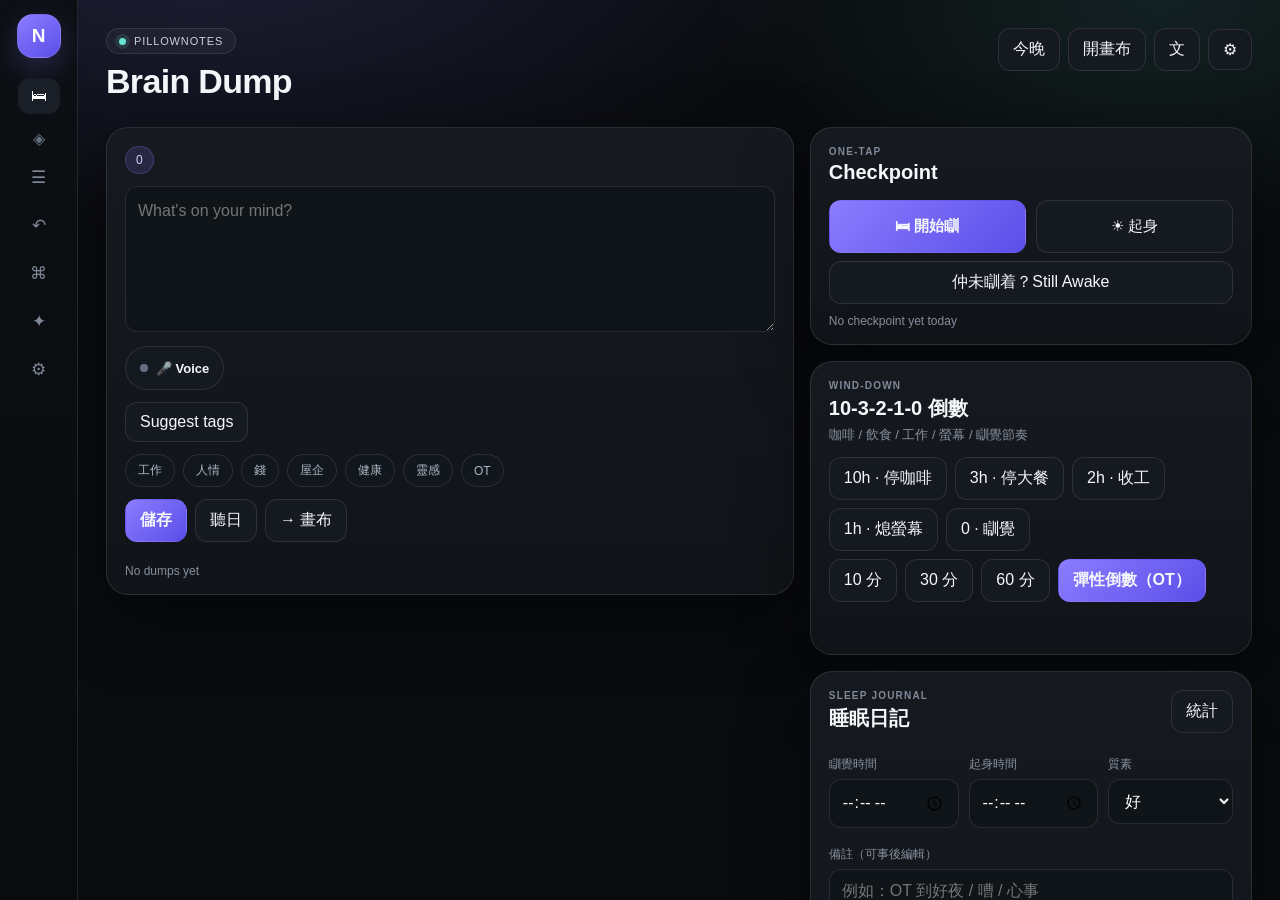
<file: index.html>
<!doctype html>
<html lang="zh-Hant">
<head>
  <meta charset="utf-8">
  <meta name="viewport" content="width=device-width,initial-scale=1,viewport-fit=cover,user-scalable=no,maximum-scale=1">
  <meta name="theme-color" content="#0b0d10">
  <meta name="apple-mobile-web-app-capable" content="yes">
  <meta name="apple-mobile-web-app-status-bar-style" content="black-translucent">
  <meta name="apple-mobile-web-app-title" content="Nexus">
  <meta name="mobile-web-app-capable" content="yes">
  <meta name="format-detection" content="telephone=no">
  <title>PillowNotes</title>
  <link rel="manifest" href="manifest.webmanifest">
  <link rel="icon" href="assets/icon.svg" type="image/svg+xml">
  <link rel="icon" href="assets/icon-192.png" type="image/png" sizes="192x192">
  <link rel="apple-touch-icon" href="assets/icon-apple-180.png" sizes="180x180">
  <link rel="stylesheet" href="styles.css">
</head>
<body>
<div id="app" class="app-shell mode-braindump mobile-first" data-mobile-tab="dump">
  <aside class="arcbar">
    <div class="arc-top">
      <button class="arc-logo" id="homeBtn" title="Brain Dump">N</button>
      <div class="mode-switcher">
        <button class="active" data-app-mode="braindump" title="Brain Dump">🛏</button>
        <button data-app-mode="canvas" title="Canvas">◈</button>
      </div>
    </div>

    <div class="arc-tools" id="canvasTools">
      <button class="tool active" data-tool="select" title="Select (V)">↖</button>
      <button class="tool" data-tool="hand" title="Hand (H)">✋</button>
      <button class="tool" data-tool="note" title="Note (N)">▤</button>
      <button class="tool" data-tool="shape" title="Card (S)">◻</button>
      <button class="tool" data-tool="text" title="Text (T)">T</button>
      <button class="tool" data-tool="connect" title="Connect (C)">↗</button>
      <button class="tool" data-tool="frame" title="Frame (F)">▣</button>
    </div>

    <div class="arc-bottom">
      <button id="layersBtn" title="Layers">☰</button>
      <button id="historyBtn" title="History">↶</button>
      <button id="commandBtn" title="Command">⌘</button>
      <button id="aiBtn" title="AI">✦</button>
      <button id="settingsBtn" title="Settings">⚙</button>
    </div>
  </aside>

  <!-- ========== BRAIN DUMP (default home) ========== -->
  <section id="brainDumpView" class="braindump-view">
    <header class="bd-topbar">
      <div class="bd-brand">
        <span class="bd-pill live"><span class="dot"></span> PillowNotes</span>
        <h1 id="bdGreeting">Brain Dump</h1>
        <p id="bdSubtitle"></p>
      </div>
      <div class="bd-top-actions">
        <button id="openTonightDesk" class="ghost-btn desktop-only" type="button">今晚</button>
        <button id="bdToCanvas" class="ghost-btn desktop-only">開畫布</button>
        <button id="bdLangQuick" class="ghost-btn icon-only" title="Language">文</button>
        <button id="bdSettingsQuick" class="ghost-btn icon-only" title="Settings">⚙</button>
      </div>
    </header>
    <button type="button" id="installPwaBtn" class="install-pwa" hidden>安裝 Nexus</button>

    <div class="bd-grid">
      <!-- Hero: Brain Dump (home first paint) -->
      <article class="bd-card bd-hero" data-m-panel="dump">
        <div class="bd-card-head">
          <span class="bd-chip" id="dumpCountChip">0 則</span>
        </div>
        <div class="dump-input-wrap">
          <textarea id="pillowDump" rows="5" placeholder="而家腦入面有咩？"></textarea>
          <div class="dump-voice-bar">
            <button type="button" class="voice-btn" id="voiceDumpBtn" aria-pressed="false" title="語音輸入">
              <span class="voice-dot" aria-hidden="true"></span>
              <span id="voiceDumpLabel">🎤 語音</span>
            </button>
            <span class="voice-status" id="voiceDumpStatus" hidden></span>
          </div>
        </div>

        <div class="dump-tag-toolbar">
          <button type="button" class="wide-btn" id="suggestDumpTags">建議標籤</button>
        </div>
        <div class="tag-row" id="worryTags">
          <button type="button" class="tag" data-tag="工作">工作</button>
          <button type="button" class="tag" data-tag="人情">人情</button>
          <button type="button" class="tag" data-tag="錢">錢</button>
          <button type="button" class="tag" data-tag="屋企">屋企</button>
          <button type="button" class="tag" data-tag="健康">健康</button>
          <button type="button" class="tag" data-tag="靈感">靈感</button>
          <button type="button" class="tag" data-tag="OT">OT</button>
        </div>
        <div class="bd-actions sticky-actions">
          <button class="primary-btn" id="savePillowDump">儲存</button>
          <button class="wide-btn" id="dumpToTomorrow">聽日</button>
          <button class="wide-btn" id="dumpToCanvas">→ 畫布</button>
        </div>
        <div class="dump-list" id="dumpList"></div>
      </article>

      <article class="bd-card tonight-card bd-span" data-m-panel="tonight" id="tonightCard">
        <div class="bd-card-head">
          <div>
            <span class="eyebrow" id="tonightEyebrow">今晚</span>
            <h2 id="tonightTitle">收工到瞓着</h2>
            <p id="tonightLead">四步，每步都可以 skip。跟住做，或者收起。</p>
          </div>
          <button type="button" class="ghost-btn" id="tonightDismiss">收起</button>
        </div>
        <ol class="tonight-steps" id="tonightSteps"></ol>
        <div class="bd-actions tonight-actions" id="tonightActions"></div>
      </article>
      <button type="button" class="tonight-restore" data-m-panel="tonight" id="tonightRestore" hidden>今晚：Dump → 放鬆 → 瞓</button>

      <!-- Right column stack -->
      <div class="bd-side">
        <!-- Checkpoints -->
        <article class="bd-card" data-m-panel="sleep">
          <div class="bd-card-head">
            <div>
              <span class="eyebrow">ONE-TAP</span>
              <h2>Checkpoint</h2>
            </div>
          </div>
          <div class="checkpoint-row">
            <button class="primary-btn big" id="bedCheckpoint">🛏 開始瞓</button>
            <button class="wide-btn big" id="wakeCheckpoint">☀ 起身</button>
          </div>
          <button class="ghost-btn full" id="stillAwakeBtn">仲未瞓着？Still Awake</button>
          <div id="checkpointStatus" class="muted-line"></div>
        </article>

        <!-- Countdown 10-3-2-1-0 -->
        <article class="bd-card" data-m-panel="wind">
          <div class="bd-card-head">
            <div>
              <span class="eyebrow">WIND-DOWN</span>
              <h2>10-3-2-1-0 倒數</h2>
              <p>咖啡 / 飲食 / 工作 / 螢幕 / 瞓覺節奏</p>
            </div>
          </div>
          <div class="countdown-btns" id="protocolBtns">
            <button class="wide-btn" data-protocol="10">10h · 停咖啡</button>
            <button class="wide-btn" data-protocol="3">3h · 停大餐</button>
            <button class="wide-btn" data-protocol="2">2h · 收工</button>
            <button class="wide-btn" data-protocol="1">1h · 熄螢幕</button>
            <button class="wide-btn" data-protocol="0">0 · 瞓覺</button>
          </div>
          <div class="countdown-btns" style="margin-top:8px">
            <button class="wide-btn" data-countdown="10">10 分</button>
            <button class="wide-btn" data-countdown="30">30 分</button>
            <button class="wide-btn" data-countdown="60">60 分</button>
            <button class="primary-btn" id="flexCountdown">彈性倒數（OT）</button>
          </div>
          <div id="countdownDisplay" class="countdown-active"></div>
        </article>
      </div>

      <!-- Sleep journal -->
      <article class="bd-card" data-m-panel="sleep">
        <div class="bd-card-head">
          <div>
            <span class="eyebrow">SLEEP JOURNAL</span>
            <h2>睡眠日記</h2>
          </div>
          <button class="ghost-btn" id="showSleepStats">統計</button>
        </div>
        <div class="sleep-form">
          <label>瞓覺時間<input type="time" id="sleepStart"></label>
          <label>起身時間<input type="time" id="sleepEnd"></label>
          <label>質素
            <select id="sleepQuality">
              <option value="3">好</option>
              <option value="2">一般</option>
              <option value="1">差</option>
            </select>
          </label>
          <label class="full">備註（可事後編輯）
            <input type="text" id="sleepNote" placeholder="例如：OT 到好夜 / 嘈 / 心事">
          </label>
        </div>
        <div class="bd-actions">
          <button class="primary-btn" id="saveSleepEntry">儲存紀錄</button>
          <button class="wide-btn" id="editLastSleep">編輯最近一筆</button>
        </div>
        <div id="sleepStats" class="stats-box"></div>
        <canvas id="sleepChart" width="640" height="140"></canvas>
        <div class="sleep-list" id="sleepList"></div>
      </article>

      <!-- Cognitive reframe + morning review -->
      <article class="bd-card" data-m-panel="more">
        <div class="bd-card-head">
          <div>
            <span class="eyebrow" id="reframeEyebrow">重構 · 規則建議</span>
            <h2 id="reframeTitle">認知重構 · 晨間回顧</h2>
            <p id="reframeLead">根據你寫低嘅一句配對主題模板。唔係 LLM，亦唔係診斷。</p>
          </div>
        </div>
        <label id="reframeInputLabel"><span id="reframeInputLabelText">而家最掛住嘅一句想法</span>
          <textarea id="reframeInput" rows="2" placeholder="例如：聽日個 meeting 一定會搞砸…"></textarea>
        </label>
        <div class="bd-actions">
          <button class="primary-btn" id="runReframe">重構建議</button>
          <button class="wide-btn" id="morningReviewBtn">晨間回顧</button>
          <button class="wide-btn" id="openAIFromBD">開助手</button>
        </div>
        <div id="reframeOutput" class="reframe-box"></div>
        <div id="morningReview" class="reframe-box"></div>
      </article>

      <!-- Recent activity + canvas bridge -->
      <article class="bd-card bd-span" data-m-panel="more">
        <div class="bd-card-head">
          <div>
            <span class="eyebrow">NEXUS BRIDGE</span>
            <h2>同畫布同步</h2>
            <p id="bridgeLead">Dump 會變成枕頭畫布節點；助手可以用規則幫你排位</p>
          </div>
          <button class="primary-btn" id="syncDumpsToCanvas">同步未轉畫布嘅 Dump</button>
        </div>
        <div class="bd-actions">
          <button class="wide-btn" id="openCanvasFromMore" type="button">開畫布</button>
        </div>
        <div class="bridge-stats" id="bridgeStats"></div>
      </article>
    </div>
  </section>

  <!-- ========== CANVAS MODE ========== -->
  <header class="topbar" id="canvasTopbar">
    <div class="crumbs">
      <span class="dot live"></span>
      <strong id="workspaceTitle">NEXUS / MAIN CANVAS</strong>
      <span id="saveStatus">Saved</span>
    </div>
    <div class="top-center">
      <div class="workspace-switcher horizontal">
        <button class="active" data-workspace="main">Main</button>
        <button data-workspace="ideas">Ideas</button>
        <button data-workspace="research">Research</button>
        <button data-workspace="pillow">Pillow</button>
      </div>
      <button id="undoBtn">↶</button>
      <button id="redoBtn">↷</button>
      <div class="zoom-control">
        <button id="zoomOut">−</button>
        <span id="zoomLabel">100%</span>
        <button id="zoomIn">＋</button>
      </div>
      <button id="fitBtn">Fit</button>
    </div>
    <div class="top-right">
      <button id="searchBtn">⌕</button>
      <button id="shareBtn">Share</button>
      <button id="backToBrainDump" class="primary-mini">Brain Dump</button>
    </div>
  </header>

  <main class="workspace" id="canvasWorkspace">
    <div id="canvasViewport" class="canvas-viewport">
      <div id="canvasWorld" class="canvas-world">
        <svg id="connectorLayer" class="connector-layer"></svg>
        <div id="nodeLayer" class="node-layer"></div>
        <div id="selectionBox" class="selection-box"></div>
      </div>
      <div class="canvas-hud">
        <div class="hud-chip" id="toolHint">Select mode</div>
        <div class="hud-chip" id="canvasCoords">0, 0</div>
      </div>
      <div class="minimap" id="minimap">
        <canvas id="minimapCanvas" width="220" height="140"></canvas>
        <div class="minimap-viewport" id="minimapViewport"></div>
      </div>
    </div>

    <aside class="inspector" id="inspector">
      <div class="inspector-empty" id="inspectorEmpty">
        <span>✦</span>
        <h3>Select something</h3>
        <p>Everything on the canvas can be edited.</p>
      </div>
    </aside>

    <aside class="ai-panel" id="aiPanel">
      <div class="panel-head">
        <div>
          <span id="aiAgentLabel">規則助手</span>
          <h2 id="aiCopilotTitle">Nexus Helper</h2>
        </div>
        <button id="closeAI">×</button>
      </div>
      <div class="agent-mode">
        <button class="active" data-agent-mode="organize">Organize</button>
        <button data-agent-mode="brainstorm">Brainstorm</button>
        <button data-agent-mode="summarize">Summarize</button>
        <button data-agent-mode="plan">Plan</button>
        <button data-agent-mode="sleep">Sleep</button>
      </div>
      <div class="ai-context" id="aiContext">
        <span>CANVAS CONTEXT</span>
        <strong id="aiContextCount">0 nodes selected</strong>
        <p id="aiContextHint">讀畫布、Dump、睡眠紀錄，用規則回覆。唔係大型語言模型。</p>
      </div>
      <div class="ai-chat" id="aiChat"></div>
      <div class="ai-suggestions">
        <button data-ai-suggestion="ai.suggestOrganize">Organize this canvas</button>
        <button data-ai-suggestion="ai.suggestPlan">Turn ideas into a plan</button>
        <button data-ai-suggestion="ai.suggestSleep">Wind-down plan for tonight</button>
      </div>
      <div class="ai-compose">
        <textarea id="aiInput" rows="2" placeholder="Ask Nexus to create, edit or organize…"></textarea>
        <button id="sendAI">→</button>
      </div>
    </aside>
  </main>

  <!-- Mobile bottom navigation -->
  <nav class="mobile-tabbar" id="mobileTabbar" aria-label="Primary">
    <button class="mtab active" data-mobile-tab="dump" type="button">
      <span class="mtab-ico">💭</span><span class="mtab-label">Dump</span>
    </button>
    <button class="mtab" data-mobile-tab="tonight" type="button">
      <span class="mtab-ico">🌙</span><span class="mtab-label">今晚</span>
    </button>
    <button class="mtab" data-mobile-tab="sleep" type="button">
      <span class="mtab-ico">😴</span><span class="mtab-label">睡眠</span>
    </button>
    <button class="mtab" data-mobile-tab="wind" type="button">
      <span class="mtab-ico">⏱</span><span class="mtab-label">放鬆</span>
    </button>
    <button class="mtab" data-mobile-tab="more" type="button">
      <span class="mtab-ico">⋯</span><span class="mtab-label">更多</span>
    </button>
  </nav>

  <!-- Mobile canvas tool dock -->
  <div class="mobile-canvas-dock" id="mobileCanvasDock" hidden>
    <div class="mcd-tools">
      <button class="tool active" data-tool="select" type="button">↖</button>
      <button class="tool" data-tool="hand" type="button">✋</button>
      <button class="tool" data-tool="note" type="button">▤</button>
      <button class="tool" data-tool="shape" type="button">◻</button>
      <button class="tool" data-tool="text" type="button">T</button>
      <button class="tool" data-tool="connect" type="button">↗</button>
    </div>
    <div class="mcd-actions">
      <button id="mAiBtn" type="button">✦</button>
      <button id="mFitBtn" type="button">Fit</button>
      <button id="mUndoBtn" type="button">↶</button>
    </div>
  </div>

</div>

<!-- Layers -->
<div class="floating-panel layers-panel" id="layersPanel">
  <div class="float-head"><strong>Layers</strong><button data-close-panel="layersPanel">×</button></div>
  <input id="layerSearch" placeholder="Search layers…">
  <div id="layersList"></div>
</div>

<!-- History -->
<div class="floating-panel history-panel" id="historyPanel">
  <div class="float-head"><strong>History</strong><button data-close-panel="historyPanel">×</button></div>
  <div id="historyList"></div>
</div>

<!-- Command -->
<div class="command-palette" id="commandPalette">
  <input id="commandInput" placeholder="Type a command or search anything…">
  <div id="commandResults"></div>
</div>

<!-- Context Menu -->
<div class="context-menu" id="contextMenu">
  <button data-context="edit">Edit</button>
  <button data-context="duplicate">Duplicate</button>
  <button data-context="bring-front">Bring to front</button>
  <button data-context="send-back">Send to back</button>
  <button data-context="group">Group selection</button>
  <button data-context="connect">Connect from here</button>
  <hr>
  <button data-context="ai">Ask AI about this</button>
  <button data-context="delete" class="danger">Delete</button>
</div>

<!-- Search -->
<div class="search-overlay" id="searchOverlay">
  <div class="search-box">
    <input id="globalSearch" placeholder="Search every node…">
    <button data-close-overlay="searchOverlay">×</button>
    <div id="searchResults"></div>
  </div>
</div>

<!-- Share -->
<div class="modal-backdrop" id="shareModal">
  <div class="modal">
    <button class="modal-close" data-close-modal="shareModal">×</button>
    <span class="eyebrow">SHARE WORKSPACE</span>
    <h2>Share or export</h2>
    <button class="wide-btn" id="exportJSON">Export workspace JSON</button>
    <button class="wide-btn" id="exportPNG">Export canvas PNG</button>
    <button class="wide-btn" id="exportPillowJSON">Export PillowNotes data</button>
    <button class="wide-btn" id="copyShareLink">Copy local share code</button>
    <div class="share-code" id="shareCode"></div>
  </div>
</div>

<!-- Settings -->
<div class="modal-backdrop" id="settingsModal">
  <div class="modal">
    <button class="modal-close" data-close-modal="settingsModal">×</button>
    <span class="eyebrow">SETTINGS</span>
    <h2>Workspace preferences</h2>
    <label><span>Language / 語言</span>
      <select id="langSelect">
        <option value="zh">繁體中文（粵語語氣）</option>
        <option value="en">English</option>
      </select>
    </label>
    <label><span>Default home</span>
      <select id="defaultHomeSelect">
        <option value="braindump">Brain Dump（PillowNotes）</option>
        <option value="canvas">Canvas</option>
      </select>
    </label>
    <label><span>Grid size</span><input id="gridSizeInput" type="number" min="8" max="80" value="24"></label>
    <label class="switch-row"><span>Snap to grid</span><input id="snapToggle" type="checkbox" checked></label>
    <label class="switch-row"><span>Show minimap</span><input id="minimapToggle" type="checkbox" checked></label>
    <label class="switch-row"><span>Autosave</span><input id="autosaveToggle" type="checkbox" checked></label>
    <label class="switch-row"><span>晨間回顧提示</span><input id="morningPromptToggle" type="checkbox" checked></label>
    <button class="wide-btn" id="importWorkspaceBtn">Import workspace</button>
    <input type="file" id="importWorkspaceFile" accept=".json" hidden>
    <button class="wide-btn danger" id="resetWorkspaceBtn">Reset workspace</button>
  </div>
</div>

<div class="toast" id="toast"></div>
<script src="app.js"></script>
</body>
</html>
</file>
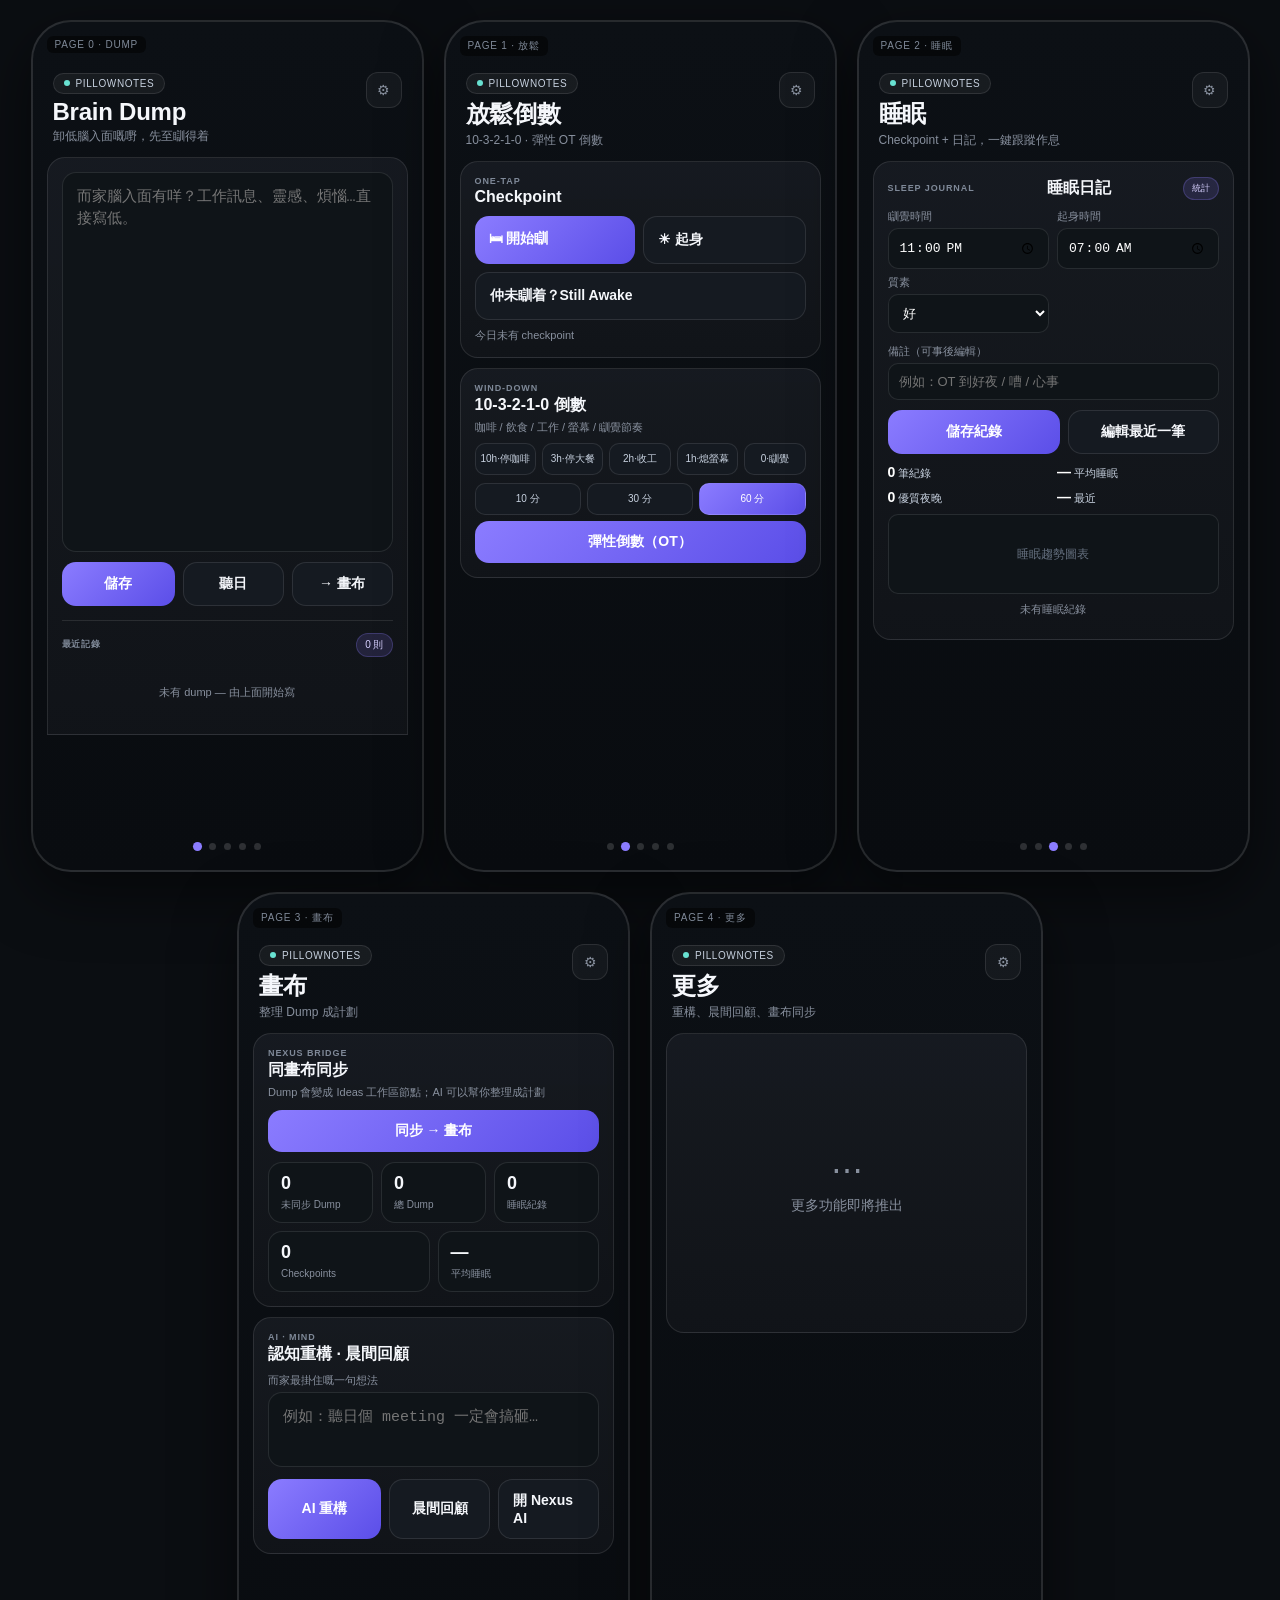
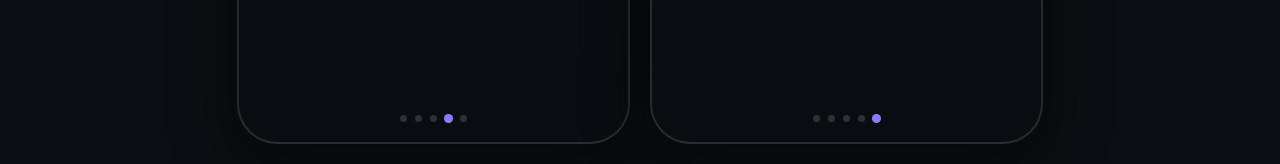
<file: nexus-mockup.html>
<!doctype html>
<html lang="zh-Hant">
<head>
<meta charset="utf-8">
<meta name="viewport" content="width=device-width,initial-scale=1">
<title>Nexus Interface Mockup</title>
<style>
*{margin:0;padding:0;box-sizing:border-box}
body{background:#0b0e12;color:#f5f7fb;font-family:Inter,-apple-system,"PingFang TC","Microsoft JhengHei",sans-serif;display:flex;justify-content:center;padding:20px;gap:20px;flex-wrap:wrap}
.frame{width:393px;height:852px;background:linear-gradient(180deg,#0c1015,#090c10);border-radius:40px;overflow:hidden;position:relative;border:2px solid rgba(255,255,255,.12);box-shadow:0 20px 60px rgba(0,0,0,.5);flex-shrink:0}
.frame-header{display:flex;justify-content:space-between;align-items:flex-start;padding:50px 20px 12px}
.frame-title h1{font-size:24px;margin:4px 0 2px;letter-spacing:-.01em}
.frame-title p{font-size:12px;color:#88909e}
.pill{display:inline-flex;align-items:center;gap:6px;padding:4px 10px;border-radius:99px;background:rgba(255,255,255,.05);border:1px solid rgba(255,255,255,.1);font-size:10px;letter-spacing:.06em;color:#c7d1df}
.pill .dot{width:6px;height:6px;border-radius:50%;background:#68e1d1}
.frame-actions{display:flex;gap:6px}
.btn-icon{width:36px;height:36px;border-radius:12px;border:1px solid rgba(255,255,255,.1);background:rgba(255,255,255,.04);color:#88909e;display:flex;align-items:center;justify-content:center;font-size:14px}
.card{background:linear-gradient(180deg,rgba(23,27,33,.95),rgba(17,20,25,.98));border:1px solid rgba(255,255,255,.1);border-radius:18px;padding:14px;margin:0 14px 10px}
.card h2{font-size:16px;margin:2px 0}
.card .eyebrow{font-size:9px;letter-spacing:.1em;color:#7f8998;font-weight:700;display:block}
.card p{font-size:11px;color:#88909e;margin:4px 0 0;line-height:1.4}
textarea{width:100%;background:#0f1418;border:1px solid rgba(255,255,255,.1);border-radius:14px;color:#fff;padding:14px;font-size:15px;line-height:1.5;resize:none}
.btn{display:inline-flex;align-items:center;justify-content:center;padding:12px 14px;border-radius:14px;font-size:14px;font-weight:600;cursor:pointer;border:0}
.btn-primary{background:linear-gradient(135deg,#8b7cff,#5b4ee8);color:#fff;flex:1.2}
.btn-ghost{background:#151a21;color:#f5f7fb;border:1px solid rgba(255,255,255,.1);flex:1}
.btn-row{display:flex;gap:8px;margin-top:10px}
.chip{display:inline-flex;padding:4px 8px;border-radius:99px;background:rgba(139,124,255,.15);color:#d7d0ff;font-size:10px;border:1px solid rgba(139,124,255,.25)}
.section-head{display:flex;justify-content:space-between;align-items:center;margin-bottom:8px}
.divider{border-top:1px solid rgba(255,255,255,.1);padding-top:12px;margin-top:14px}
.muted{color:#88909e;font-size:11px;text-align:center;padding:20px 0}
.dots{display:flex;justify-content:center;gap:8px;padding:10px 0 20px;position:absolute;bottom:0;left:0;right:0}
.dot{width:7px;height:7px;border-radius:50%;background:rgba(255,255,255,.15)}
.dot.active{background:#8b7cff;transform:scale(1.3)}
.big-btn{flex:1;padding:14px;font-size:14px;font-weight:600;border-radius:14px;border:0}
.big-btn.primary{background:linear-gradient(135deg,#8b7cff,#5b4ee8);color:#fff}
.big-btn.ghost{background:#151a21;color:#f5f7fb;border:1px solid rgba(255,255,255,.1)}
.big-btn.full{width:100%;background:#151a21;color:#f5f7fb;border:1px solid rgba(255,255,255,.1);margin-top:8px}
.countdown-grid{display:grid;grid-template-columns:repeat(5,1fr);gap:6px;margin-top:8px}
.countdown-grid .btn{font-size:10px;padding:8px 4px;background:#151a21;color:#c7d1df;border:1px solid rgba(255,255,255,.1);border-radius:10px;font-weight:400}
.proto-grid{display:grid;grid-template-columns:repeat(3,1fr);gap:6px;margin-top:8px}
.proto-grid .btn{font-size:10px;padding:8px 4px;background:#151a21;color:#c7d1df;border:1px solid rgba(255,255,255,.1);border-radius:10px;font-weight:400}
.form-row{display:grid;grid-template-columns:1fr 1fr;gap:8px;margin-top:8px}
.form-row label{font-size:11px;color:#88909e}
.form-row input,.form-row select{width:100%;background:#0f1418;border:1px solid rgba(255,255,255,.1);border-radius:10px;color:#fff;padding:10px;margin-top:4px;font-size:13px}
.form-full{margin-top:8px}
.form-full label{font-size:11px;color:#88909e}
.form-full input{width:100%;background:#0f1418;border:1px solid rgba(255,255,255,.1);border-radius:10px;color:#fff;padding:10px;margin-top:4px;font-size:13px}
.stats-grid{display:grid;grid-template-columns:repeat(2,1fr);gap:8px;margin-top:8px;font-size:11px;color:#c7d1df}
.stats-grid b{color:#fff;font-size:14px}
.label{font-size:11px;color:#88909e;margin-top:8px;display:block}
.label textarea{min-height:60px;margin-top:4px}
.page-label{position:absolute;top:14px;left:14px;font-size:10px;letter-spacing:.08em;color:#7f8998;background:rgba(0,0,0,.5);padding:3px 8px;border-radius:6px}
</style>
</head>
<body>

<!-- PAGE 0: DUMP (center/home) -->
<div class="frame">
  <span class="page-label">PAGE 0 · DUMP</span>
  <div class="frame-header">
    <div class="frame-title">
      <span class="pill"><span class="dot"></span> PILLOWNOTES</span>
      <h1>Brain Dump</h1>
      <p>卸低腦入面嘅嘢，先至瞓得着</p>
    </div>
    <div class="frame-actions">
      <span class="btn-icon">⚙</span>
    </div>
  </div>
  <div class="card" style="flex:1;display:flex;flex-direction:column;min-height:0;margin-bottom:0;border-radius:18px 18px 0 0">
    <textarea rows="12" placeholder="而家腦入面有咩？工作訊息、靈感、煩惱…直接寫低。" style="flex:1;min-height:380px"></textarea>
    <div class="btn-row">
      <div class="btn btn-primary">儲存</div>
      <div class="btn btn-ghost">聽日</div>
      <div class="btn btn-ghost">→ 畫布</div>
    </div>
    <div class="divider">
      <div class="section-head"><span class="eyebrow">最近記錄</span><span class="chip">0 則</span></div>
      <div class="muted">未有 dump — 由上面開始寫</div>
    </div>
  </div>
  <div class="dots"><span class="dot active"></span><span class="dot"></span><span class="dot"></span><span class="dot"></span><span class="dot"></span></div>
</div>

<!-- PAGE 1: 放鬆 -->
<div class="frame">
  <span class="page-label">PAGE 1 · 放鬆</span>
  <div class="frame-header">
    <div class="frame-title">
      <span class="pill"><span class="dot"></span> PILLOWNOTES</span>
      <h1>放鬆倒數</h1>
      <p>10-3-2-1-0 · 彈性 OT 倒數</p>
    </div>
    <div class="frame-actions"><span class="btn-icon">⚙</span></div>
  </div>
  <div class="card">
    <span class="eyebrow">ONE-TAP</span>
    <h2>Checkpoint</h2>
    <div class="btn-row">
      <div class="big-btn primary">🛏 開始瞓</div>
      <div class="big-btn ghost">☀ 起身</div>
    </div>
    <div class="big-btn full" style="margin-top:8px">仲未瞓着？Still Awake</div>
    <p style="margin-top:8px">今日未有 checkpoint</p>
  </div>
  <div class="card">
    <span class="eyebrow">WIND-DOWN</span>
    <h2>10-3-2-1-0 倒數</h2>
    <p>咖啡 / 飲食 / 工作 / 螢幕 / 瞓覺節奏</p>
    <div class="countdown-grid">
      <div class="btn">10h·停咖啡</div><div class="btn">3h·停大餐</div><div class="btn">2h·收工</div><div class="btn">1h·熄螢幕</div><div class="btn">0·瞓覺</div>
    </div>
    <div class="proto-grid" style="margin-top:8px">
      <div class="btn">10 分</div><div class="btn">30 分</div><div class="btn btn-primary" style="background:linear-gradient(135deg,#8b7cff,#5b4ee8);color:#fff">60 分</div>
    </div>
    <div class="btn btn-primary" style="width:100%;margin-top:6px">彈性倒數（OT）</div>
  </div>
  <div class="dots"><span class="dot"></span><span class="dot active"></span><span class="dot"></span><span class="dot"></span><span class="dot"></span></div>
</div>

<!-- PAGE 2: 睡眠 -->
<div class="frame">
  <span class="page-label">PAGE 2 · 睡眠</span>
  <div class="frame-header">
    <div class="frame-title">
      <span class="pill"><span class="dot"></span> PILLOWNOTES</span>
      <h1>睡眠</h1>
      <p>Checkpoint + 日記，一鍵跟蹤作息</p>
    </div>
    <div class="frame-actions"><span class="btn-icon">⚙</span></div>
  </div>
  <div class="card">
    <div class="section-head"><span class="eyebrow">SLEEP JOURNAL</span><h2>睡眠日記</h2><span class="chip" style="font-size:9px">統計</span></div>
    <div class="form-row">
      <label>瞓覺時間<input type="time" value="23:00"></label>
      <label>起身時間<input type="time" value="07:00"></label>
    </div>
    <div class="form-row" style="margin-top:6px">
      <label>質素<select><option>好</option><option>一般</option><option>差</option></select></label>
    </div>
    <div class="form-full"><label>備註（可事後編輯）<input placeholder="例如：OT 到好夜 / 嘈 / 心事"></label></div>
    <div class="btn-row">
      <div class="btn btn-primary">儲存紀錄</div>
      <div class="btn btn-ghost">編輯最近一筆</div>
    </div>
    <div class="stats-grid" style="margin-top:10px">
      <div><b>0</b> 筆紀錄</div><div><b>—</b> 平均睡眠</div>
      <div><b>0</b> 優質夜晚</div><div><b>—</b> 最近</div>
    </div>
    <div style="background:#0f1418;border:1px solid rgba(255,255,255,.1);border-radius:10px;height:80px;margin-top:8px;display:flex;align-items:center;justify-content:center;color:#667180;font-size:12px">睡眠趨勢圖表</div>
    <div class="muted" style="padding:8px">未有睡眠紀錄</div>
  </div>
  <div class="dots"><span class="dot"></span><span class="dot"></span><span class="dot active"></span><span class="dot"></span><span class="dot"></span></div>
</div>

<!-- PAGE 3: 畫布 Bridge -->
<div class="frame">
  <span class="page-label">PAGE 3 · 畫布</span>
  <div class="frame-header">
    <div class="frame-title">
      <span class="pill"><span class="dot"></span> PILLOWNOTES</span>
      <h1>畫布</h1>
      <p>整理 Dump 成計劃</p>
    </div>
    <div class="frame-actions"><span class="btn-icon">⚙</span></div>
  </div>
  <div class="card">
    <span class="eyebrow">NEXUS BRIDGE</span>
    <h2>同畫布同步</h2>
    <p>Dump 會變成 Ideas 工作區節點；AI 可以幫你整理成計劃</p>
    <div class="btn btn-primary" style="width:100%;margin-top:10px">同步 → 畫布</div>
    <div style="display:flex;gap:8px;margin-top:10px;flex-wrap:wrap">
      <div style="flex:1;min-width:80px;background:#0f1418;border:1px solid rgba(255,255,255,.1);border-radius:14px;padding:10px 12px"><b style="font-size:18px">0</b><br><span style="font-size:10px;color:#88909e">未同步 Dump</span></div>
      <div style="flex:1;min-width:80px;background:#0f1418;border:1px solid rgba(255,255,255,.1);border-radius:14px;padding:10px 12px"><b style="font-size:18px">0</b><br><span style="font-size:10px;color:#88909e">總 Dump</span></div>
      <div style="flex:1;min-width:80px;background:#0f1418;border:1px solid rgba(255,255,255,.1);border-radius:14px;padding:10px 12px"><b style="font-size:18px">0</b><br><span style="font-size:10px;color:#88909e">睡眠紀錄</span></div>
      <div style="flex:1;min-width:80px;background:#0f1418;border:1px solid rgba(255,255,255,.1);border-radius:14px;padding:10px 12px"><b style="font-size:18px">0</b><br><span style="font-size:10px;color:#88909e">Checkpoints</span></div>
      <div style="flex:1;min-width:80px;background:#0f1418;border:1px solid rgba(255,255,255,.1);border-radius:14px;padding:10px 12px"><b style="font-size:18px">—</b><br><span style="font-size:10px;color:#88909e">平均睡眠</span></div>
    </div>
  </div>
  <div class="card">
    <span class="eyebrow">AI · MIND</span>
    <h2>認知重構 · 晨間回顧</h2>
    <label class="label">而家最掛住嘅一句想法<textarea placeholder="例如：聽日個 meeting 一定會搞砸…"></textarea></label>
    <div class="btn-row">
      <div class="btn btn-primary">AI 重構</div>
      <div class="btn btn-ghost">晨間回顧</div>
      <div class="btn btn-ghost">開 Nexus AI</div>
    </div>
  </div>
  <div class="dots"><span class="dot"></span><span class="dot"></span><span class="dot"></span><span class="dot active"></span><span class="dot"></span></div>
</div>

<!-- PAGE 4: 更多 -->
<div class="frame">
  <span class="page-label">PAGE 4 · 更多</span>
  <div class="frame-header">
    <div class="frame-title">
      <span class="pill"><span class="dot"></span> PILLOWNOTES</span>
      <h1>更多</h1>
      <p>重構、晨間回顧、畫布同步</p>
    </div>
    <div class="frame-actions"><span class="btn-icon">⚙</span></div>
  </div>
  <div class="card" style="display:flex;align-items:center;justify-content:center;min-height:300px">
    <div style="text-align:center;color:#88909e">
      <div style="font-size:32px;margin-bottom:8px">⋯</div>
      <div style="font-size:14px">更多功能即將推出</div>
    </div>
  </div>
  <div class="dots"><span class="dot"></span><span class="dot"></span><span class="dot"></span><span class="dot"></span><span class="dot active"></span></div>
</div>

</body>
</html>
</file>
<file: styles.css>
:root{
  --bg:#090b0e;--panel:#111419;--panel2:#171b21;--line:rgba(255,255,255,.10);--text:#f5f7fb;--muted:#88909e;
  --accent:#8b7cff;--cyan:#68e1d1;--yellow:#ffd56a;--pink:#ff8eaa;--green:#91e17c;
  --shadow:0 24px 70px rgba(0,0,0,.45);--radius:18px
}
*{box-sizing:border-box}html,body{width:100%;height:100%;margin:0;overflow:hidden}body{background:var(--bg);color:var(--text);font-family:Inter,-apple-system,BlinkMacSystemFont,"Segoe UI","PingFang TC","Noto Sans TC","Microsoft JhengHei",sans-serif}button,input,textarea,select{font:inherit}.arcbar{position:fixed;left:0;top:0;bottom:0;width:78px;background:linear-gradient(180deg,#0c0f13,#090b0e);border-right:1px solid var(--line);display:flex;flex-direction:column;align-items:center;z-index:40;padding:14px 10px}.arc-top{display:flex;flex-direction:column;align-items:center;gap:16px}.arc-logo{width:44px;height:44px;border-radius:16px;border:1px solid var(--line);background:linear-gradient(145deg,var(--accent),#5b4ee8);color:white;font-weight:900;font-size:19px;box-shadow:0 10px 30px rgba(139,124,255,.25)}.workspace-switcher{display:flex;flex-direction:column;gap:6px}.workspace-switcher button{width:42px;height:30px;border:0;border-radius:10px;background:transparent;color:#657080;font-size:8px}.workspace-switcher button.active{background:#1a1f27;color:white}.arc-tools{display:flex;flex-direction:column;gap:7px;margin:auto 0}.tool,.arc-bottom button{width:42px;height:42px;border:0;border-radius:13px;background:transparent;color:#7f8998;font-size:17px}.tool:hover,.tool.active,.arc-bottom button:hover{background:#1a1f27;color:white}.arc-bottom{display:flex;flex-direction:column;gap:6px}.topbar{position:fixed;left:78px;right:0;top:0;height:62px;background:rgba(12,15,19,.82);backdrop-filter:blur(18px);border-bottom:1px solid var(--line);display:flex;align-items:center;justify-content:space-between;padding:0 16px;z-index:35}.crumbs{display:flex;align-items:center;gap:9px}.crumbs strong{font-size:11px;letter-spacing:.08em}.crumbs span{font-size:9px;color:#667180}.dot{width:8px;height:8px;border-radius:50%;background:var(--cyan);box-shadow:0 0 0 5px rgba(104,225,209,.08)}.top-center,.top-right{display:flex;align-items:center;gap:8px}.topbar button{border:1px solid var(--line);background:#14181e;color:#aab1bd;border-radius:10px;height:34px;padding:0 11px}.zoom-control{display:flex;border:1px solid var(--line);border-radius:10px;overflow:hidden}.zoom-control button,.zoom-control span{height:32px;border:0;border-right:1px solid var(--line);border-radius:0;display:grid;place-items:center;padding:0 10px;background:#14181e;color:#9da5b2;font-size:10px}.zoom-control span{min-width:58px}.top-right .avatar{width:34px;padding:0;border-radius:50%;background:linear-gradient(145deg,#266a63,#17353a);color:white;font-weight:800}.workspace{position:fixed;left:78px;right:0;top:62px;bottom:0}.canvas-viewport{position:absolute;inset:0 320px 0 0;overflow:hidden;background-color:#0b0e12;background-image:radial-gradient(circle,rgba(255,255,255,.12) 1px,transparent 1px);background-size:24px 24px;cursor:default}.canvas-world{position:absolute;transform-origin:0 0;width:5000px;height:5000px}.node-layer{position:absolute;inset:0}.connector-layer{position:absolute;inset:0;width:5000px;height:5000px;overflow:visible;pointer-events:none}.connector{fill:none;stroke:#697384;stroke-width:2}.connector.selected{stroke:var(--accent);stroke-width:3}.workspace-node{position:absolute;min-width:140px;min-height:90px;border:1px solid rgba(255,255,255,.14);border-radius:18px;background:rgba(22,26,33,.92);box-shadow:0 18px 45px rgba(0,0,0,.34);backdrop-filter:blur(20px);user-select:none;touch-action:none;overflow:visible;transition:box-shadow .15s,border-color .15s}.workspace-node:hover{border-color:rgba(255,255,255,.25)}.workspace-node.selected{border-color:var(--accent);box-shadow:0 0 0 2px rgba(139,124,255,.18),0 22px 60px rgba(0,0,0,.45)}.workspace-node.dragging{opacity:.92;box-shadow:0 26px 70px rgba(0,0,0,.55);transition:none}.node-header{height:38px;display:flex;align-items:center;justify-content:space-between;padding:0 10px;border-bottom:1px solid rgba(255,255,255,.07);cursor:grab}.node-header strong{font-size:10px;letter-spacing:.06em}.node-header button{border:0;background:transparent;color:#717b89}.node-content{padding:12px;color:#dfe4ec;font-size:11px;line-height:1.55;white-space:pre-wrap;overflow:auto;max-height:calc(100% - 38px)}.node-content[contenteditable="true"]{outline:0;user-select:text}.node-note{background:linear-gradient(155deg,#302c19,#1d1b12)}.node-note .node-header{color:var(--yellow)}.node-card{background:linear-gradient(155deg,#1a2338,#121722)}.node-card .node-header{color:#9fb7ff}.node-idea{background:linear-gradient(155deg,#2c2035,#18131d)}.node-idea .node-header{color:#d6adff}.node-frame{background:rgba(255,255,255,.025);border:1px dashed rgba(255,255,255,.28);box-shadow:none}.node-frame .node-content{color:#8e98a7;font-size:12px}.node-text{background:transparent;border-color:transparent;box-shadow:none}.node-text .node-header{display:none}.node-text .node-content{font-size:26px;font-weight:700;line-height:1.15}.resize-handle{position:absolute;width:14px;height:14px;right:-7px;bottom:-7px;border-radius:50%;background:var(--accent);border:2px solid #0b0d10;cursor:nwse-resize;display:none}.workspace-node.selected .resize-handle{display:block}.port{position:absolute;width:12px;height:12px;border-radius:50%;background:#0b0d10;border:2px solid #7a8493;display:none}.workspace-node.selected .port{display:block}.port-right{right:-7px;top:50%;transform:translateY(-50%)}.port-left{left:-7px;top:50%;transform:translateY(-50%)}.selection-box{position:absolute;border:1px solid var(--accent);background:rgba(139,124,255,.12);display:none;pointer-events:none}.canvas-hud{position:absolute;left:14px;bottom:14px;display:flex;gap:8px;z-index:10}.hud-chip{padding:8px 10px;border-radius:10px;background:rgba(12,15,19,.78);border:1px solid var(--line);color:#8c95a3;font-size:9px;backdrop-filter:blur(15px)}.minimap{position:absolute;right:14px;bottom:14px;width:220px;height:140px;border:1px solid var(--line);border-radius:14px;background:rgba(10,12,15,.85);overflow:hidden;z-index:10}.minimap canvas{width:100%;height:100%}.minimap-viewport{position:absolute;border:1px solid var(--accent);background:rgba(139,124,255,.10);pointer-events:none}.inspector{position:absolute;right:0;top:0;bottom:0;width:320px;background:#0f1217;border-left:1px solid var(--line);padding:18px;overflow:auto}.inspector-empty{text-align:center;padding-top:110px;color:#657080}.inspector-empty span{font-size:32px;color:var(--accent)}.inspector-empty h3{color:#dbe1e9}.inspector-empty p{font-size:10px}.inspector-form{display:flex;flex-direction:column;gap:13px}.inspector-form .eyebrow,.eyebrow{font-size:8px;letter-spacing:.16em;color:#697484}.inspector-form label{font-size:9px;color:#7d8796}.inspector-form input,.inspector-form textarea,.inspector-form select{width:100%;margin-top:6px;background:#171b21;border:1px solid var(--line);border-radius:10px;color:white;padding:10px;outline:0}.inspector-actions{display:grid;grid-template-columns:1fr 1fr;gap:8px}.inspector-actions button,.wide-btn{border:1px solid var(--line);border-radius:10px;background:#171b21;color:#b6bec9;padding:10px}.inspector-actions .danger,.wide-btn.danger{color:#ff98ae}.ai-panel{position:absolute;right:0;top:0;bottom:0;width:370px;background:#0e1116;border-left:1px solid var(--line);transform:translateX(100%);transition:transform .25s ease;z-index:30;padding:18px;display:flex;flex-direction:column}.ai-panel.open{transform:translateX(0)}.panel-head{display:flex;justify-content:space-between}.panel-head span{font-size:8px;color:var(--accent);letter-spacing:.15em}.panel-head h2{margin:5px 0 0;font-size:20px}.panel-head button{border:0;background:transparent;color:#7b8491;font-size:20px}.agent-mode{display:flex;gap:6px;margin:16px 0;flex-wrap:wrap}.agent-mode button{border:1px solid var(--line);background:#15191f;color:#747f8e;border-radius:999px;padding:7px 9px;font-size:8px}.agent-mode button.active{background:rgba(139,124,255,.15);color:#c5bdff}.ai-context{padding:12px;border-radius:12px;background:#14181e;border:1px solid var(--line)}.ai-context span,.ai-context strong,.ai-context p{display:block}.ai-context span{font-size:7px;color:#6e7886}.ai-context strong{font-size:11px;margin-top:5px}.ai-context p{font-size:9px;color:#687280;line-height:1.5}.ai-chat{flex:1;overflow:auto;display:flex;flex-direction:column;gap:9px;padding:14px 0}.ai-msg{max-width:86%;padding:10px 12px;border-radius:14px;font-size:9px;line-height:1.6}.ai-msg.ai{align-self:flex-start;background:#171b21}.ai-msg.user{align-self:flex-end;background:rgba(139,124,255,.16)}.ai-suggestions{display:flex;gap:6px;flex-wrap:wrap}.ai-suggestions button{border:1px solid var(--line);background:transparent;color:#788290;border-radius:999px;padding:6px 8px;font-size:7px}.ai-compose{display:grid;grid-template-columns:1fr 40px;gap:8px;margin-top:10px}.ai-compose textarea{resize:none;background:#171b21;border:1px solid var(--line);border-radius:11px;color:white;padding:9px;outline:0}.ai-compose button{border:0;border-radius:11px;background:var(--accent);color:white}.floating-panel{position:fixed;left:92px;bottom:20px;width:280px;max-height:520px;background:#101318;border:1px solid var(--line);border-radius:16px;box-shadow:var(--shadow);z-index:60;padding:12px;display:none;overflow:auto}.floating-panel.open{display:block}.history-panel{left:384px}.float-head{display:flex;justify-content:space-between}.float-head button{border:0;background:transparent;color:#737d8a}.floating-panel input{width:100%;background:#171b21;border:1px solid var(--line);border-radius:10px;color:white;padding:9px;margin:10px 0}.layer-row,.history-row{display:flex;justify-content:space-between;gap:10px;padding:9px;border-radius:9px;font-size:9px}.layer-row:hover,.history-row:hover{background:#171b21}.layer-row button{border:0;background:transparent;color:#6f7885}.command-palette{position:fixed;left:50%;top:90px;transform:translateX(-50%) translateY(-10px);width:min(650px,calc(100% - 30px));background:#101318;border:1px solid var(--line);border-radius:18px;box-shadow:var(--shadow);z-index:100;display:none;padding:12px;opacity:0;transition:.15s}.command-palette.open{display:block;opacity:1;transform:translateX(-50%) translateY(0)}.command-palette input{width:100%;border:0;background:#171b21;color:white;border-radius:12px;padding:14px;outline:0;font-size:14px}.command-item{padding:11px;border-radius:10px;display:flex;justify-content:space-between}.command-item:hover{background:#191e25}.command-item span{font-size:10px}.command-item small{color:#657080}.context-menu{position:fixed;z-index:120;min-width:180px;background:#11151a;border:1px solid var(--line);border-radius:12px;box-shadow:var(--shadow);padding:6px;display:none}.context-menu.open{display:block}.context-menu button{display:block;width:100%;border:0;background:transparent;color:#adb5c0;text-align:left;padding:9px;border-radius:8px;font-size:9px}.context-menu button:hover{background:#1a1f26}.context-menu .danger{color:#ff94a9}.context-menu hr{border:0;border-top:1px solid var(--line)}.search-overlay{position:fixed;inset:0;background:rgba(0,0,0,.55);backdrop-filter:blur(8px);z-index:90;display:none;padding-top:80px}.search-overlay.open{display:block}.search-box{width:min(700px,calc(100% - 30px));margin:auto;background:#101318;border:1px solid var(--line);border-radius:16px;padding:12px}.search-box>input{width:calc(100% - 40px);background:#171b21;border:0;border-radius:10px;color:white;padding:13px;outline:0}.search-box>button{width:34px;height:34px;border:0;background:transparent;color:#7e8794}.search-result{padding:11px;border-radius:10px}.search-result:hover{background:#181d23}.search-result strong,.search-result small{display:block}.search-result strong{font-size:10px}.search-result small{font-size:8px;color:#697381}.modal-backdrop{position:fixed;inset:0;background:rgba(0,0,0,.62);backdrop-filter:blur(10px);z-index:100;display:none;place-items:center}.modal-backdrop.open{display:grid}.modal{width:min(520px,calc(100% - 30px));background:#111419;border:1px solid var(--line);border-radius:18px;padding:22px;box-shadow:var(--shadow);position:relative}.modal-close{position:absolute;right:12px;top:12px;border:0;background:transparent;color:#747e8b;font-size:20px}.modal h2{font-size:23px}.modal label{display:block;color:#7e8896;font-size:9px;margin:12px 0}.modal input[type="number"],.modal select{width:100%;margin-top:6px;background:#171b21;border:1px solid var(--line);border-radius:10px;color:white;padding:9px;outline:0}.switch-row{display:flex!important;justify-content:space-between}.share-code{margin-top:12px;padding:10px;background:#171b21;border-radius:10px;color:#7e8895;font-size:8px;word-break:break-all}.toast{position:fixed;left:50%;bottom:22px;transform:translate(-50%,12px);opacity:0;visibility:hidden;pointer-events:none;box-sizing:border-box;max-width:min(420px,calc(100vw - 32px));width:max-content;background:#f4f7fb;color:#111419;padding:12px 16px;border-radius:16px;font-size:13px;font-weight:700;line-height:1.35;letter-spacing:0;text-align:center;white-space:normal;overflow-wrap:anywhere;word-break:break-word;z-index:200;box-shadow:0 12px 40px rgba(0,0,0,.35);transition:opacity .2s ease,transform .2s ease,visibility .2s ease}.toast.show{opacity:1;visibility:visible;transform:translate(-50%,0)}

/* PillowNotes styles */
.pillow-section{margin-top:6px}
.pillow-section textarea{width:100%;background:#0f1418;border:1px solid var(--line);border-radius:10px;color:white;padding:10px;min-height:64px}
.modal-actions{display:flex;gap:8px;margin-top:8px}
.countdown-btns{display:flex;gap:8px;flex-wrap:wrap}
.pillow-note{font-size:12px;color:#c7d1df}
.countdown-active{color:var(--yellow)}
@media(max-width:900px){.inspector{display:none}.canvas-viewport{right:0}.topbar{left:62px}.arcbar{width:62px}.workspace{left:62px}.top-center{display:none}.top-right #shareBtn{display:none}.minimap{display:none}.ai-panel{width:min(92vw,370px)}.arc-tools .tool:nth-child(n+6){display:none}}

/* ========== Mode visibility ========== */
.mode-switcher{display:flex;flex-direction:column;gap:6px;margin-top:4px}
.mode-switcher button{width:42px;height:36px;border:0;border-radius:12px;background:transparent;color:#657080;font-size:16px;cursor:pointer}
.mode-switcher button.active,.mode-switcher button:hover{background:#1a1f27;color:#fff}
.app-shell.mode-braindump #brainDumpView{display:block}
.app-shell.mode-braindump #canvasTopbar,
.app-shell.mode-braindump #canvasWorkspace,
.app-shell.mode-braindump #canvasTools{display:none!important}
.app-shell.mode-canvas #brainDumpView{display:none}
.app-shell.mode-canvas #canvasTopbar,
.app-shell.mode-canvas #canvasWorkspace{display:flex}
.app-shell.mode-canvas #canvasTools{display:flex}

/* ========== Brain Dump home ========== */
.braindump-view{
  position:fixed;left:78px;right:0;top:0;bottom:0;
  overflow:auto;padding:28px 28px 60px;
  background:
    radial-gradient(1200px 600px at 10% -10%,rgba(139,124,255,.18),transparent 55%),
    radial-gradient(900px 500px at 90% 0%,rgba(104,225,209,.10),transparent 50%),
    var(--bg);
  z-index:20;
}
.bd-topbar{display:flex;justify-content:space-between;align-items:flex-start;gap:16px;margin-bottom:22px}
.bd-brand h1{margin:8px 0 4px;font-size:34px;letter-spacing:-.02em}
.bd-brand p{margin:0;color:var(--muted);font-size:14px}
.bd-brand p:empty{display:none}
.bd-pill{display:inline-flex;align-items:center;gap:8px;padding:6px 12px;border-radius:999px;background:rgba(255,255,255,.04);border:1px solid var(--line);font-size:11px;letter-spacing:.08em;text-transform:uppercase;color:#c7d1df}
.bd-pill .dot{width:7px;height:7px;border-radius:50%;background:var(--cyan);box-shadow:0 0 0 4px rgba(104,225,209,.12)}
.bd-top-actions{display:flex;gap:8px;align-items:center}
.ghost-btn,.primary-btn,.wide-btn,.primary-mini{
  border:1px solid var(--line);border-radius:12px;padding:10px 14px;background:#151a21;color:var(--text);cursor:pointer
}
.ghost-btn:hover,.wide-btn:hover{background:#1c232d}
.primary-btn,.primary-mini{background:linear-gradient(135deg,var(--accent),#5b4ee8);border-color:transparent;font-weight:600}
.primary-btn.big,.wide-btn.big{flex:1;padding:16px 12px;font-size:15px}
.ghost-btn.full{width:100%;margin-top:8px}
.avatar{width:36px;height:36px;border-radius:12px;border:1px solid var(--line);background:#1a1f27;color:#fff}

.bd-grid{
  display:grid;
  grid-template-columns:1.4fr .9fr;
  grid-template-rows:auto auto auto;
  gap:16px;
  align-items:start;
}
.bd-side{display:flex;flex-direction:column;gap:16px}
.bd-card{
  background:linear-gradient(180deg,rgba(23,27,33,.95),rgba(17,20,25,.98));
  border:1px solid var(--line);border-radius:22px;padding:18px 18px 16px;
  box-shadow:var(--shadow);
}
.bd-hero{grid-row:span 2}
.bd-span{grid-column:1 / -1}
.bd-card-head{display:flex;justify-content:space-between;align-items:flex-start;gap:12px;margin-bottom:12px}
.bd-card-head h2{margin:4px 0;font-size:20px}
.bd-card-head p{margin:0;color:var(--muted);font-size:13px;line-height:1.45}
.eyebrow{display:block;font-size:10px;letter-spacing:.12em;color:#7f8998;font-weight:700}
.bd-chip{display:inline-flex;align-items:center;padding:6px 10px;border-radius:999px;background:rgba(139,124,255,.15);color:#d7d0ff;font-size:12px;border:1px solid rgba(139,124,255,.25)}
.bd-chip.mini{padding:2px 8px;font-size:10px;margin-left:6px}

.bd-card textarea,.bd-card input[type="text"],.bd-card input[type="time"],.bd-card select{
  width:100%;background:#0f1418;border:1px solid var(--line);border-radius:12px;color:white;padding:12px;margin-top:6px
}
.bd-card textarea{resize:vertical;min-height:110px;line-height:1.5}
.bd-card label{display:block;font-size:12px;color:var(--muted);margin-top:8px}
.tag-row{display:flex;flex-wrap:wrap;gap:8px;margin:12px 0}
.tag{border:1px solid var(--line);background:#12171d;color:#aeb6c3;border-radius:999px;padding:7px 12px;cursor:pointer;font-size:12px}
.tag.active,.tag:hover{background:rgba(139,124,255,.18);border-color:rgba(139,124,255,.45);color:#fff}
.bd-actions{display:flex;flex-wrap:wrap;gap:8px;margin-top:10px}
.checkpoint-row{display:flex;gap:10px}
.muted-line{color:var(--muted);font-size:12px;margin-top:10px}
.countdown-btns{display:flex;gap:8px;flex-wrap:wrap}
.countdown-active{margin-top:12px;font-weight:700;color:var(--yellow);min-height:24px}

.sleep-form{display:grid;grid-template-columns:1fr 1fr 1fr;gap:10px}
.sleep-form .full{grid-column:1 / -1}
.stats-box{display:grid;grid-template-columns:repeat(2,minmax(0,1fr));gap:8px;margin-top:12px;font-size:13px;color:#c7d1df}
.stats-box b{color:#fff}
#sleepChart{width:100%;height:140px;margin-top:12px;border-radius:12px;border:1px solid var(--line);background:#0f1418}
.sleep-list,.dump-list{margin-top:12px;display:flex;flex-direction:column;gap:8px;max-height:280px;overflow:auto}
.dump-item,.sleep-item{
  background:#0f1418;border:1px solid var(--line);border-radius:14px;padding:10px 12px
}
.dump-meta{display:flex;flex-wrap:wrap;gap:8px;align-items:center;font-size:11px;color:#7f8998;margin-bottom:6px}
.dump-text{font-size:13px;line-height:1.45;white-space:pre-wrap}
.dump-item-actions{display:flex;gap:8px;margin-top:8px}
.dump-item-actions button{border:0;background:#1a1f27;color:#c7d1df;border-radius:8px;padding:6px 10px;cursor:pointer;font-size:11px}
.sleep-item{display:grid;grid-template-columns:1.2fr .6fr 1.2fr;gap:8px;font-size:12px;color:#c7d1df}
.reframe-box{margin-top:12px;background:#0f1418;border:1px solid var(--line);border-radius:14px;padding:12px;font-size:13px;line-height:1.5;color:#d7dde8}
.reframe-box:empty{display:none}
.reframe-box p{margin:6px 0}
.reframe-box .rf-theme{margin:0 0 8px;font-size:11px;letter-spacing:.08em;text-transform:uppercase;color:var(--muted);font-weight:700}
.reframe-box .rf-action{margin-top:10px;color:#c7d1df}
.reframe-box .rf-note{margin-top:10px;font-size:11px;color:var(--muted);line-height:1.45}
.bridge-stats{display:flex;flex-wrap:wrap;gap:10px}
.bridge-pill{
  min-width:110px;flex:1;background:#0f1418;border:1px solid var(--line);border-radius:16px;padding:12px 14px
}
.bridge-pill b{display:block;font-size:22px;margin-bottom:4px}
.bridge-pill span{font-size:11px;color:var(--muted)}

.tonight-card{padding-bottom:14px}
.tonight-steps{list-style:none;margin:0;padding:0;display:grid;grid-template-columns:repeat(4,minmax(0,1fr));gap:8px}
.tonight-step{
  min-height:56px;border:1px solid var(--line);border-radius:14px;padding:8px 10px;
  background:#0f1418;color:#aeb6c3;font-size:12px;line-height:1.35
}
.tonight-step b{display:block;font-size:10px;letter-spacing:.08em;text-transform:uppercase;color:#7f8998;margin-bottom:4px}
.tonight-step.active{border-color:rgba(139,124,255,.45);color:#fff;background:rgba(139,124,255,.12)}
.tonight-step.done{border-color:rgba(104,225,209,.28);color:#c7d1df}
.tonight-step.done b{color:#68e1d1}
.tonight-actions{margin-top:12px}
.tonight-restore{
  display:none;width:100%;border:1px dashed var(--line);background:#12171d;color:#c7d1df;
  border-radius:14px;padding:10px 12px;min-height:44px;font-size:13px
}
.tonight-card.is-hidden,#tonightRestore[hidden]{display:none!important}
.app-shell[data-mobile-tab="tonight"] #tonightRestore:not([hidden]){display:block}
.app-shell:not([data-mobile-tab="tonight"]) [data-m-panel="tonight"]{display:none !important}
.tonight-note{margin:8px 0 0;font-size:11px;color:var(--muted);line-height:1.4}

.workspace-switcher.horizontal{flex-direction:row;gap:4px}
.workspace-switcher.horizontal button{width:auto;height:30px;padding:0 10px;font-size:11px;border-radius:9px;border:1px solid transparent;background:transparent;color:#7f8998}
.workspace-switcher.horizontal button.active{background:#1a1f27;color:#fff;border-color:var(--line)}
.primary-mini{padding:7px 12px;font-size:12px}

@media(max-width:1100px){
  .bd-grid{grid-template-columns:1fr}
  .bd-hero{grid-row:auto}
  .sleep-form{grid-template-columns:1fr 1fr}
}
@media(max-width:900px){
  .braindump-view{left:62px;padding:16px 14px 40px}
  .bd-brand h1{font-size:26px}
  .sleep-form{grid-template-columns:1fr}
  .sleep-item{grid-template-columns:1fr}
  .bd-top-actions .ghost-btn:first-child{display:none}
}

/* ========== Mobile-first shell ========== */
:root{
  --tabbar-h:64px;
  --safe-b:env(safe-area-inset-bottom,0px);
  --safe-t:env(safe-area-inset-top,0px);
  --touch:48px;
}
html,body{-webkit-tap-highlight-color:transparent;touch-action:manipulation}
button,input,textarea,select{font-size:16px} /* prevent iOS zoom on focus */

/* Desktop: hide mobile chrome */
.mobile-tabbar,.mobile-canvas-dock{display:none}
.desktop-only{display:inline-flex}

/* ========== Mobile layout (<=900px) ========== */
@media (max-width:900px){
  .desktop-only{display:none!important}
  .arcbar{display:none!important}

  .mobile-tabbar{
    display:flex;position:fixed;left:0;right:0;bottom:0;z-index:80;
    height:calc(var(--tabbar-h) + var(--safe-b));
    padding:6px 6px calc(6px + var(--safe-b));
    background:rgba(10,12,16,.92);backdrop-filter:blur(18px);
    border-top:1px solid var(--line);
    justify-content:space-around;align-items:flex-start;gap:2px;
  }
  .mtab{
    flex:1;min-width:0;height:52px;border:0;border-radius:14px;
    background:transparent;color:#7f8998;
    display:flex;flex-direction:column;align-items:center;justify-content:center;gap:2px;
    font-size:10px;font-weight:600;letter-spacing:.02em;cursor:pointer;
  }
  .mtab-ico{font-size:18px;line-height:1}
  .mtab-label{line-height:1.1}
  .mtab.active{color:#fff;background:#1a1f27}
  .mtab:active{transform:scale(.97)}

  /* Brain dump full-bleed mobile */
  .braindump-view{
    left:0!important;right:0;top:0;bottom:calc(var(--tabbar-h) + var(--safe-b));
    padding:calc(12px + var(--safe-t)) 14px 24px;
    overflow:auto;-webkit-overflow-scrolling:touch;
  }
  .bd-topbar{margin-bottom:12px;align-items:center}
  .bd-brand h1{font-size:28px;margin:6px 0 2px}
  .bd-brand p{font-size:13px}
  .bd-top-actions{gap:6px}
  .ghost-btn.icon-only{width:44px;height:44px;padding:0;display:inline-flex;align-items:center;justify-content:center;border-radius:14px}
  .ghost-btn,.primary-btn,.wide-btn{
    min-height:var(--touch);border-radius:14px;padding:12px 14px;font-size:15px
  }
  .primary-btn.big,.wide-btn.big{min-height:56px;font-size:16px}

  .bd-grid{display:flex;flex-direction:column;gap:12px}
  .bd-side{display:contents} /* flatten so panel filtering works on children */
  .bd-card{padding:16px;border-radius:20px}
  .bd-card-head h2{font-size:18px}
  .bd-card textarea{min-height:140px;font-size:16px;border-radius:16px;padding:14px}
  .tag{min-height:40px;padding:10px 14px;font-size:13px}
  .tag-row{gap:8px;margin:10px 0 4px}
  .sticky-actions{
    position:sticky;bottom:0;z-index:5;
    display:grid;grid-template-columns:1.2fr .8fr .9fr;gap:8px;
    margin-top:12px;padding-top:10px;
    background:linear-gradient(180deg,transparent,rgba(17,20,25,.95) 30%);
  }
  .sleep-form{grid-template-columns:1fr;gap:10px}
  .checkpoint-row{flex-direction:column}
  .countdown-btns .wide-btn,.countdown-btns .primary-btn{flex:1 1 calc(50% - 8px);min-width:42%}

  /* Mobile tab panel filtering inside braindump. Tonight is its own tab. */
  .app-shell[data-mobile-tab="dump"] .braindump-view [data-m-panel]:not([data-m-panel="dump"]){display:none}
  .app-shell[data-mobile-tab="tonight"] .braindump-view [data-m-panel]:not([data-m-panel="tonight"]){display:none}
  .app-shell[data-mobile-tab="sleep"] .braindump-view [data-m-panel]:not([data-m-panel="sleep"]){display:none}
  .app-shell[data-mobile-tab="wind"] .braindump-view [data-m-panel]:not([data-m-panel="wind"]){display:none}
  .tonight-steps{grid-template-columns:repeat(2,minmax(0,1fr))}
  .app-shell[data-mobile-tab="more"] .braindump-view [data-m-panel]:not([data-m-panel="more"]){display:none}
  .app-shell[data-mobile-tab="canvas"] .braindump-view{display:none}

  /* When on dump/sleep/wind/more keep braindump mode look */
  .app-shell.mode-braindump .mobile-canvas-dock{display:none}

  /* Canvas on mobile */
  .topbar{
    left:0!important;height:auto;min-height:56px;padding:8px 10px;
    padding-top:calc(8px + var(--safe-t));
    flex-wrap:wrap;gap:8px;
  }
  .top-center{display:flex!important;flex-wrap:wrap;width:100%;order:3;gap:6px}
  .top-right #shareBtn{display:inline-flex}
  .top-right #backToBrainDump{display:none} /* use tabbar instead */
  .workspace{left:0!important;top:auto;bottom:calc(var(--tabbar-h) + var(--safe-b) + 58px)}
  .app-shell.mode-canvas #canvasTopbar{display:flex}
  .app-shell.mode-canvas #canvasWorkspace{display:flex}
  .app-shell.mode-canvas .mobile-canvas-dock{
    display:flex;position:fixed;left:8px;right:8px;
    bottom:calc(var(--tabbar-h) + var(--safe-b) + 8px);
    z-index:70;gap:8px;padding:8px;
    background:rgba(17,20,25,.94);border:1px solid var(--line);border-radius:18px;
    backdrop-filter:blur(14px);align-items:center;justify-content:space-between;
  }
  .mcd-tools,.mcd-actions{display:flex;gap:4px;align-items:center}
  .mobile-canvas-dock .tool,.mcd-actions button{
    width:44px;height:44px;border:0;border-radius:12px;background:#12171d;color:#c7d1df;font-size:16px
  }
  .mobile-canvas-dock .tool.active{background:var(--accent);color:#fff}
  .inspector{display:none!important}
  .canvas-viewport{right:0!important;left:0;top:0;bottom:0}
  .minimap{display:none!important}
  .ai-panel{
    width:100%!important;max-width:100%;left:0;right:0;bottom:0;top:auto;
    height:min(72vh,560px);border-radius:20px 20px 0 0;
    padding-bottom:calc(12px + var(--safe-b));
  }
  .modal{width:min(100vw - 20px,420px);max-height:min(88vh,720px);overflow:auto;border-radius:20px;padding:18px}
  .modal-backdrop{padding:12px;align-items:flex-end}
  .command-palette{left:10px;right:10px;top:12%;width:auto;transform:none}
  .floating-panel{left:10px!important;right:10px;width:auto!important;max-height:50vh}
  .toast,
  .toast.show{
    left:16px;
    right:16px;
    bottom:calc(var(--tabbar-h) + var(--safe-b) + 12px);
    width:auto;
    max-width:none;
    transform:none;
    text-align:center;
  }
  .toast{transform:translateY(10px)}
  .toast.show{transform:translateY(0)}

  /* One-thumb dump focus */
  .app-shell[data-mobile-tab="dump"] .bd-hero{order:-1}
  .dump-list{max-height:none}
  .dump-item-actions button{min-height:40px;padding:8px 12px}
}

/* Very small phones */
@media (max-width:380px){
  .mtab-label{font-size:9px}
  .bd-brand h1{font-size:24px}
  .sticky-actions{grid-template-columns:1fr 1fr; }
  .sticky-actions #dumpToCanvas{grid-column:1 / -1}
  .toast,.toast.show{left:12px;right:12px;padding:11px 14px;font-size:12px}
}

/* Toast: keep notification bubbles inside the viewport on all layouts */
@supports (padding: max(0px)) {
  .toast{
    bottom: max(22px, env(safe-area-inset-bottom, 0px));
  }
}
@media (max-width:900px){
  @supports (padding: max(0px)) {
    .toast,
    .toast.show{
      bottom: max(
        12px,
        calc(var(--tabbar-h) + env(safe-area-inset-bottom, 0px) + 12px)
      );
    }
  }
}

/* Desktop remains multi-column. Tonight is a separate surface, not the top of the dump grid. */
@media (min-width:901px){
  .braindump-view [data-m-panel]{display:block}
  .bd-side{display:flex}
  .app-shell[data-mobile-tab] .braindump-view [data-m-panel]{display:block}
  .app-shell[data-mobile-tab="tonight"] .braindump-view [data-m-panel]:not([data-m-panel="tonight"]){display:none}
  .app-shell:not([data-mobile-tab="tonight"]) .braindump-view [data-m-panel="tonight"]{display:none !important}
}

/* ========== Voice dump (Web Speech) ========== */
.dump-input-wrap{position:relative;margin-top:6px}
.dump-input-wrap textarea{margin-top:0}
.dump-voice-bar{
  display:flex;align-items:center;gap:10px;flex-wrap:wrap;
  margin-top:10px
}
.voice-btn{
  display:inline-flex;align-items:center;gap:8px;
  min-height:44px;padding:10px 14px;
  border-radius:999px;border:1px solid var(--line);
  background:#151a21;color:var(--text);cursor:pointer;
  font-size:13px;font-weight:600
}
.voice-btn:hover{background:#1c232d}
.voice-btn:disabled{opacity:.45;cursor:not-allowed}
.voice-btn .voice-dot{
  width:8px;height:8px;border-radius:50%;
  background:#657080;flex-shrink:0
}
.voice-btn.listening{
  background:rgba(255,142,170,.14);
  border-color:rgba(255,142,170,.55);
  color:#ffd0db;
  box-shadow:0 0 0 4px rgba(255,142,170,.08)
}
.voice-btn.listening .voice-dot{
  background:var(--pink);
  box-shadow:0 0 0 4px rgba(255,142,170,.18);
  animation:voicePulse 1.1s ease-in-out infinite
}
.voice-btn.unsupported{opacity:.55}
.voice-status{
  font-size:12px;color:var(--muted);line-height:1.35;flex:1;min-width:140px
}
.voice-status.live{color:var(--pink)}
.voice-status.ok{color:var(--cyan)}
.voice-status.err{color:#ff8eaa}
@keyframes voicePulse{
  0%,100%{transform:scale(1);opacity:1}
  50%{transform:scale(1.35);opacity:.7}
}
@media (max-width:900px){
  .voice-btn{min-height:48px;padding:12px 16px}
}
.dump-tag-toolbar{
  display:flex;
  align-items:flex-start;
  justify-content:space-between;
  gap:10px;
  margin:12px 0 0;
}
.dump-tag-hint{
  margin:0;
  flex:1;
  font-size:12px;
  line-height:1.45;
  color:var(--muted);
}
.dump-tag-toolbar .wide-btn{
  flex:0 0 auto;
  white-space:nowrap;
}
@media (max-width:900px){
  .dump-tag-toolbar{flex-direction:column;align-items:stretch}
}

/* In-flow install control. Hidden until beforeinstallprompt. Not part of the fixed chrome. */
.install-pwa{
  display:flex;align-items:center;justify-content:center;
  width:100%;max-width:520px;min-height:48px;margin:0 0 12px;
  border-radius:14px;border:1px solid rgba(139,124,255,.4);
  background:rgba(139,124,255,.16);color:#e4e0ff;
  font-weight:600;font-size:15px;letter-spacing:.01em;cursor:pointer;
}
.install-pwa:hover{background:rgba(139,124,255,.24)}
.install-pwa:active{transform:scale(.99)}
.install-pwa[hidden]{display:none !important}
@media (display-mode: standalone), (display-mode: fullscreen){
  .install-pwa{display:none !important}
}
</file>
